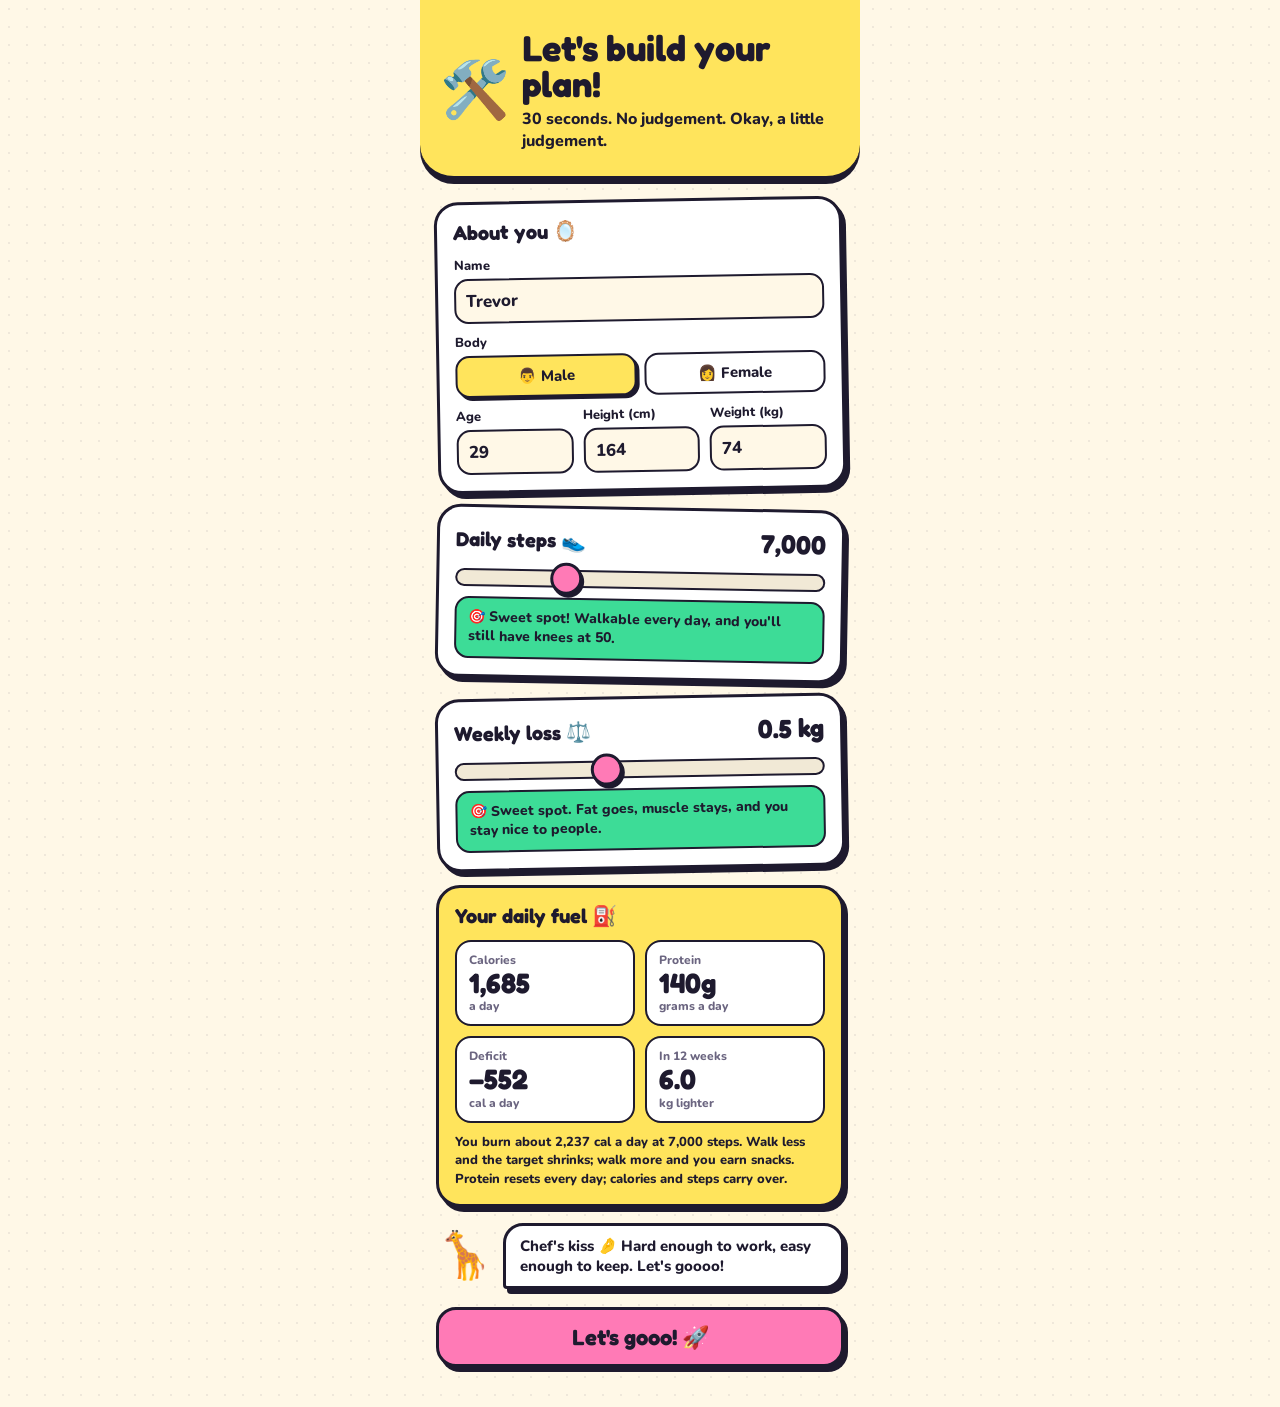
<file: calorie-tracker/index.html>
<!doctype html>
<html lang="en">
<head>
<meta charset="utf-8">
<meta name="viewport" content="width=device-width, initial-scale=1, viewport-fit=cover">
<meta name="theme-color" content="#FFE45C">
<title>Fuel Up</title>
<link rel="preconnect" href="https://fonts.googleapis.com">
<link href="https://fonts.googleapis.com/css2?family=Fredoka:wght@500;600;700&family=Nunito:wght@700;800;900&display=swap" rel="stylesheet">
<link rel="stylesheet" href="styles.css">
</head>
<body>
<main class="app">

  <header class="hero" id="hero">
    <div class="hero-top">
      <span class="chip" id="date">Thu 19 Nov</span>
      <span class="chips"><span class="chip" id="dayChip">Day 1 🔥</span><a class="chip" href="setup.html">✏️ Plan</a></span>
    </div>
    <div class="hero-row">
      <div class="sky" id="sky" aria-hidden="true">☀️</div>
      <div>
        <h1 id="greeting">Yo Trev!</h1>
        <p class="sub" id="subGreeting"></p>
      </div>
    </div>
  </header>

  <section class="debt sticker" id="debt" hidden>
    <span class="debt-emoji">🐌</span>
    <div><b id="debtTitle"></b><span id="debtText"></span></div>
  </section>

  <section class="card gauge-card tilt-l">
    <div class="card-head">
      <h2>Fuel tank</h2>
      <span class="pill" id="calPill"></span>
    </div>
    <div class="gauge-wrap">
      <svg viewBox="0 0 220 130" class="gauge" aria-hidden="true">
        <path d="M22 115 A88 88 0 0 1 198 115" class="gauge-track"/>
        <path d="M22 115 A88 88 0 0 1 198 115" class="gauge-fill" id="calArc"/>
        <g id="needle" class="needle">
          <line x1="110" y1="115" x2="110" y2="46"/>
        </g>
        <circle cx="110" cy="115" r="17" class="hub"/>
        <text x="110" y="122" class="hub-face" id="hubFace" text-anchor="middle">😋</text>
      </svg>
      <div class="big" id="calLeftBig">610</div>
      <div class="big-label" id="calLeftLabel">cal left</div>
      <div class="eaten"><span id="calEaten"></span> eaten of <span id="calTarget"></span></div>
    </div>
  </section>

  <section class="card action tilt-r" id="actionCard">
    <div class="action-emoji" id="actionEmoji">🍗</div>
    <div class="action-body">
      <h2 id="actionTitle"></h2>
      <p id="actionText"></p>
    </div>
  </section>

  <section class="duo">
    <div class="card mini">
      <div class="mini-top"><span class="mini-icon">🥩</span><h2>Protein</h2></div>
      <div class="mini-num"><span id="protEaten">0</span><small>/<span id="protTarget">140</span>g</small></div>
      <div class="bar zoned" id="protTrack"><div class="bar-fill" id="protBar"></div><span class="tick" id="tickLow"></span><span class="tick" id="tickGood"></span></div>
      <div class="zone-tag" id="protZone"></div>
      <div class="mini-foot" id="protFoot"></div>
    </div>
    <div class="card mini tappable" id="stepsCard" role="button" tabindex="0" aria-label="Update steps">
      <span class="edit-dot">✏️</span>
      <div class="mini-top"><span class="mini-icon">👟</span><h2>Steps</h2></div>
      <div class="mini-num"><span id="steps">0</span></div>
      <div class="bar"><div class="bar-fill steps-fill" id="stepBar"></div></div>
      <div class="mini-foot" id="stepFoot"></div>
    </div>
  </section>

  <section class="coach">
    <div class="coach-face" aria-hidden="true">🦒</div>
    <div class="bubble"><p id="coach"></p></div>
  </section>

  <section class="card">
    <div class="card-head">
      <h2>Today's grub</h2>
      <span class="pill soft" id="mealCount"></span>
    </div>
    <ul class="meals" id="meals"></ul>
  </section>

  <p class="footer-note" id="footNote">Saved on this phone · resets at midnight</p>
</main>

<nav class="tabbar" aria-label="Main">
  <button class="tab active" type="button"><span>🏠</span>Today</button>
  <button class="tab add" id="addBtn" type="button" aria-label="Log a meal"><span>＋</span></button>
  <button class="tab" id="winsBtn" type="button"><span>🏆</span>Wins</button>
</nav>

<div class="scrim" id="scrim" hidden></div>

<section class="sheet" id="mealSheet" hidden aria-label="Log a meal">
  <div class="sheet-grab"></div>
  <h2>What are you having? 😋</h2>
  <form id="mealForm" autocomplete="off">
    <div class="photo-row">
      <label class="photo-btn" for="fPhoto">
        <span class="photo-preview" id="photoPreview">📸</span>
        <span><b>Snap or upload</b><small id="photoHint">Add a photo of your plate</small></span>
      </label>
      <input id="fPhoto" type="file" accept="image/*" capture="environment" hidden>
      <button type="button" class="photo-clear" id="photoClear" hidden aria-label="Remove photo">✕</button>
    </div>
    <label class="field wide">Pick a food
      <select id="fPick">
        <option value="">Choose from the list…</option>
      </select>
    </label>
    <div class="or">or type it in</div>
    <div class="form-grid">
      <label class="field wide">Food<input id="fName" required placeholder="e.g. 2 chapati, ndengu & avocado"></label>
      <div class="ai-box wide" id="aiBox" hidden>
        <p class="ai-note" id="aiNote" hidden></p>
      </div>
      <label class="field">Calories<input id="fCal" type="number" inputmode="numeric" min="0" required placeholder="450"></label>
      <label class="field">Protein (g)<input id="fProt" type="number" inputmode="numeric" min="0" required placeholder="25"></label>
      <label class="field">Time<input id="fTime" type="time"></label>
    </div>
    <div class="oil" id="oilBox">
      <div class="oil-q">Be honest… how much oil went in? 👀</div>
      <div class="oil-opts" id="oilOpts">
        <button type="button" data-tbsp="0" class="on">No oil 😇</button>
        <button type="button" data-tbsp="0.1">Spray 💨</button>
        <button type="button" data-tbsp="0.5">½ tbsp</button>
        <button type="button" data-tbsp="1">1 tbsp</button>
        <button type="button" data-tbsp="2">2 tbsp</button>
        <button type="button" data-tbsp="3">Swimming 🏊</button>
      </div>
      <div class="oil-add" id="oilAdd"></div>
      <div class="oil-total" id="oilTotal"></div>
    </div>
    <label class="fav-toggle"><input id="fFav" type="checkbox"> <span>⭐ Save to my favourites</span></label>
    <button class="go-btn" type="submit" id="gobbleBtn">Gobble it! 🍴</button>
  </form>
</section>

<section class="sheet" id="stepSheet" hidden aria-label="Update steps">
  <div class="sheet-grab"></div>
  <h2>How many steps so far? 👟</h2>
  <p class="sheet-sub">Check your phone or watch and pop in today's total.</p>
  <form id="stepForm">
    <input class="big-input" id="sTotal" type="number" inputmode="numeric" min="0" step="1" required>
    <div class="picks">
      <button type="button" class="pick" data-add="500">+500</button>
      <button type="button" class="pick" data-add="1000">+1,000</button>
      <button type="button" class="pick" data-add="2500">+2,500</button>
    </div>
    <button class="go-btn" type="submit">Save my steps 🦶</button>
  </form>
</section>

<div class="toast" id="toast" role="status" aria-live="polite"></div>

<script src="app.js"></script>
</body>
</html>
</file>
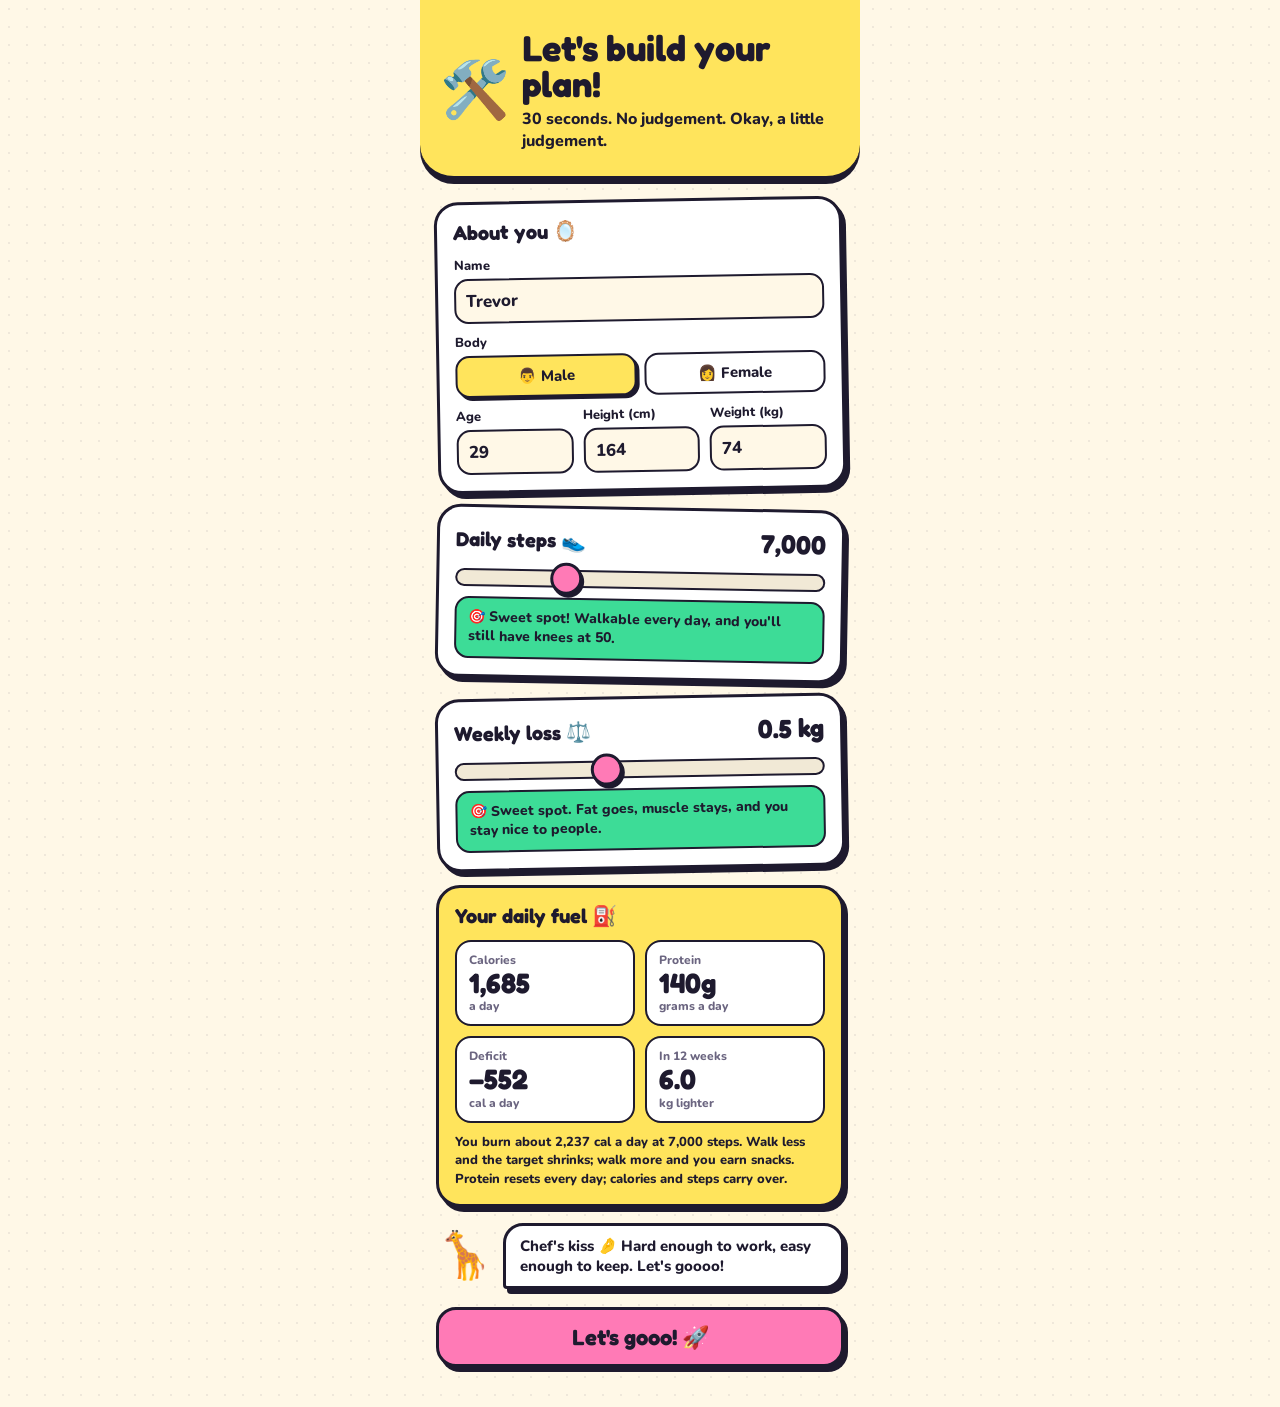
<file: calorie-tracker/setup.html>
<!doctype html>
<html lang="en">
<head>
<meta charset="utf-8">
<meta name="viewport" content="width=device-width, initial-scale=1, viewport-fit=cover">
<meta name="theme-color" content="#FFE45C">
<title>Fuel Up · Your Plan</title>
<link rel="preconnect" href="https://fonts.googleapis.com">
<link href="https://fonts.googleapis.com/css2?family=Fredoka:wght@500;600;700&family=Nunito:wght@700;800;900&display=swap" rel="stylesheet">
<link rel="stylesheet" href="styles.css">
</head>
<body>
<main class="app setup">

  <header class="hero morning">
    <div class="hero-row">
      <div class="sky" aria-hidden="true">🛠️</div>
      <div>
        <h1>Let's build your plan!</h1>
        <p class="sub">30 seconds. No judgement. Okay, a little judgement.</p>
      </div>
    </div>
  </header>

  <section class="card tilt-l">
    <h2>About you 🪞</h2>
    <div class="form-grid">
      <label class="field wide">Name<input id="name" value="Trevor" autocomplete="given-name"></label>
      <div class="field wide">Body
        <div class="toggle" id="sex">
          <button type="button" data-v="m" class="on">👨 Male</button>
          <button type="button" data-v="f">👩 Female</button>
        </div>
      </div>
      <label class="field">Age<input id="age" type="number" inputmode="numeric" value="29"></label>
      <label class="field">Height (cm)<input id="height" type="number" inputmode="numeric" value="164"></label>
      <label class="field">Weight (kg)<input id="weight" type="number" inputmode="decimal" value="74"></label>
    </div>
  </section>

  <section class="card goal tilt-r">
    <div class="card-head"><h2>Daily steps 👟</h2><span class="goal-num" id="stepsOut"></span></div>
    <input type="range" id="steps" min="2000" max="20000" step="500" value="7000" aria-label="Daily step goal">
    <div class="verdict" id="stepsVerdict"></div>
  </section>

  <section class="card goal tilt-l">
    <div class="card-head"><h2>Weekly loss ⚖️</h2><span class="goal-num" id="lossOut"></span></div>
    <input type="range" id="loss" min="0" max="1.25" step="0.05" value="0.5" aria-label="Weekly weight loss goal in kg">
    <div class="verdict" id="lossVerdict"></div>
  </section>

  <section class="card result">
    <h2>Your daily fuel ⛽</h2>
    <div class="result-grid">
      <div class="result-tile"><span class="lbl">Calories</span><span class="val" id="calOut"></span><span class="unit">a day</span></div>
      <div class="result-tile"><span class="lbl">Protein</span><span class="val" id="protOut"></span><span class="unit">grams a day</span></div>
      <div class="result-tile"><span class="lbl">Deficit</span><span class="val" id="defOut"></span><span class="unit">cal a day</span></div>
      <div class="result-tile"><span class="lbl">In 12 weeks</span><span class="val" id="weeksOut"></span><span class="unit">kg lighter</span></div>
    </div>
    <p class="fine" id="mathOut"></p>
  </section>

  <section class="coach">
    <div class="coach-face" aria-hidden="true">🦒</div>
    <div class="bubble"><p id="coach"></p></div>
  </section>

  <button class="go-btn" id="go" type="button">Let's gooo! 🚀</button>
</main>

<script src="setup.js"></script>
</body>
</html>
</file>
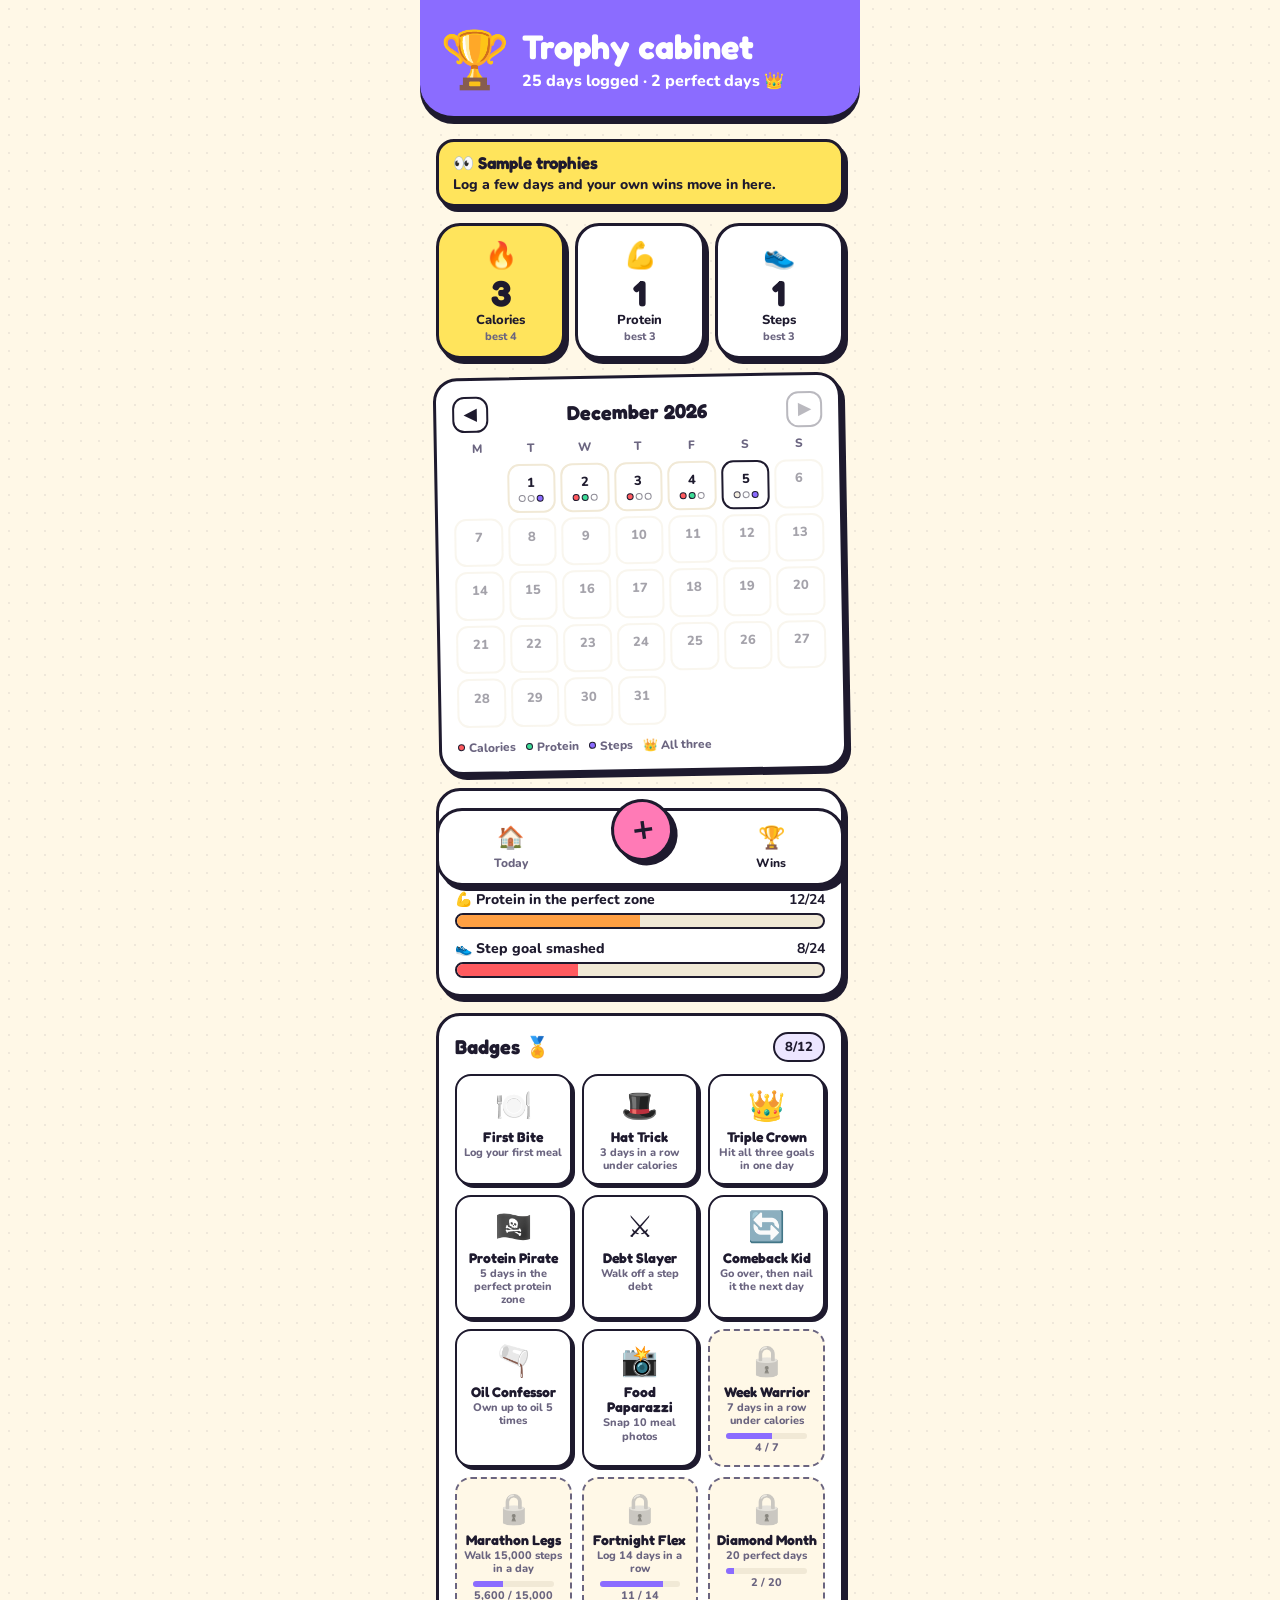
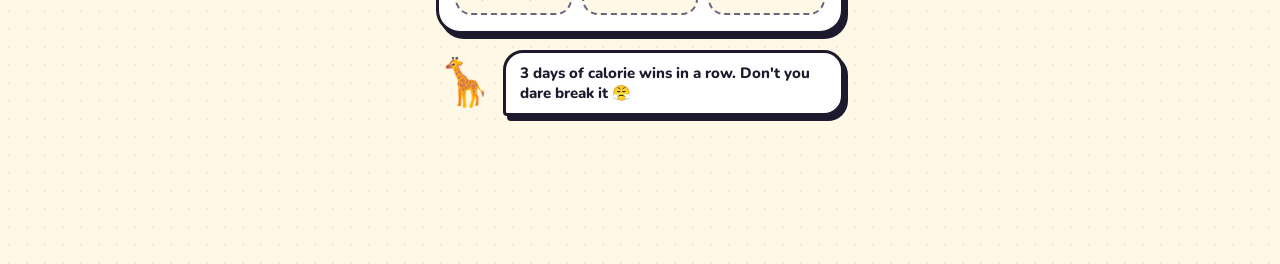
<file: calorie-tracker/wins.html>
<!doctype html>
<html lang="en">
<head>
<meta charset="utf-8">
<meta name="viewport" content="width=device-width, initial-scale=1, viewport-fit=cover">
<meta name="theme-color" content="#8B6CFF">
<title>Fuel Up · Trophy Cabinet</title>
<link rel="preconnect" href="https://fonts.googleapis.com">
<link href="https://fonts.googleapis.com/css2?family=Fredoka:wght@500;600;700&family=Nunito:wght@700;800;900&display=swap" rel="stylesheet">
<link rel="stylesheet" href="styles.css?v=10">
</head>
<body>
<main class="app wins">

  <header class="hero night trophy-hero">
    <div class="hero-row">
      <div class="sky" aria-hidden="true">🏆</div>
      <div>
        <h1>Trophy cabinet</h1>
        <p class="sub" id="winsSub"></p>
      </div>
    </div>
  </header>

  <section class="sample-note sticker" id="sampleNote" hidden>
    <b>👀 Sample trophies</b>
    <span>Log a few days and your own wins move in here.</span>
  </section>

  <section class="streaks" aria-label="Streaks">
    <div class="card streak" id="stCal"><span class="st-icon">🔥</span><span class="st-num"></span><span class="st-lbl">Calories</span><span class="st-best"></span></div>
    <div class="card streak" id="stProt"><span class="st-icon">💪</span><span class="st-num"></span><span class="st-lbl">Protein</span><span class="st-best"></span></div>
    <div class="card streak" id="stStep"><span class="st-icon">👟</span><span class="st-num"></span><span class="st-lbl">Steps</span><span class="st-best"></span></div>
  </section>

  <section class="card tilt-l">
    <div class="card-head">
      <button class="cal-nav" id="prevMonth" type="button" aria-label="Previous month">◀</button>
      <h2 id="monthName"></h2>
      <button class="cal-nav" id="nextMonth" type="button" aria-label="Next month">▶</button>
    </div>
    <div class="cal-grid cal-dow"><span>M</span><span>T</span><span>W</span><span>T</span><span>F</span><span>S</span><span>S</span></div>
    <div class="cal-grid" id="calGrid"></div>
    <div class="cal-legend">
      <span><i class="dot cal"></i>Calories</span><span><i class="dot prot"></i>Protein</span><span><i class="dot step"></i>Steps</span><span>👑 All three</span>
    </div>
  </section>

  <section class="card">
    <h2>Hit rate 🎯</h2>
    <div class="rates" id="rates"></div>
  </section>

  <section class="card">
    <div class="card-head"><h2>Badges 🏅</h2><span class="pill soft" id="badgeCount"></span></div>
    <div class="badges" id="badges"></div>
  </section>

  <section class="coach">
    <div class="coach-face" aria-hidden="true">🦒</div>
    <div class="bubble"><p id="coach"></p></div>
  </section>
</main>

<nav class="tabbar" aria-label="Main">
  <a class="tab" href="index.html"><span>🏠</span>Today</a>
  <a class="tab add" href="index.html#log" aria-label="Log a meal"><span>＋</span></a>
  <a class="tab active" href="wins.html"><span>🏆</span>Wins</a>
</nav>

<script src="wins.js?v=10"></script>
</body>
</html>
</file>
<file: calorie-tracker/styles.css>
:root {
  --bg: #FFF8E7;
  --card: #FFFFFF;
  --ink: #1E1A2E;
  --muted: #6B6580;
  --line: #F1E9D6;
  --lemon: #FFE45C;
  --pink: #FF7AB6;
  --mint: #3DDC97;
  --red: #FF5A5F;
  --red-soft: #FFE0E1;
  --sky: #6EC8FF;
  --violet: #8B6CFF;
  --violet-soft: #ECE6FF;
  --orange: #FF9F43;
  --border: 3px solid var(--ink);
  --pop: 4px 5px 0 var(--ink);
}

* { box-sizing: border-box; }
html, body { margin: 0; }

body {
  background: var(--bg);
  background-image: radial-gradient(rgba(30,26,46,.07) 1.5px, transparent 1.5px);
  background-size: 18px 18px;
  color: var(--ink);
  font-family: "Nunito", system-ui, sans-serif;
  font-weight: 800;
  -webkit-font-smoothing: antialiased;
}

h1, h2, .big, .mini-num { font-family: "Fredoka", "Nunito", sans-serif; }

.app { max-width: 440px; margin: 0 auto; padding: 0 16px 130px; }

/* Hero */
.hero {
  margin: 0 -16px 20px;
  padding: calc(16px + env(safe-area-inset-top)) 20px 24px;
  background: var(--lemon);
  border-bottom: var(--border);
  border-radius: 0 0 34px 34px;
  box-shadow: 0 5px 0 var(--ink);
}
.hero.morning { background: var(--lemon); }
.hero.afternoon { background: var(--orange); }
.hero.evening { background: var(--pink); }
.hero.night { background: var(--violet); color: #fff; }
.hero.night .chip { color: var(--ink); }

.hero-top { display: flex; justify-content: space-between; }
.chip { background: #fff; border: 2.5px solid var(--ink); padding: 3px 10px; border-radius: 999px; font-size: 13px; }
.hero-row { display: flex; gap: 12px; align-items: center; margin-top: 14px; }
.sky { font-size: 56px; line-height: 1; animation: wiggle 2.4s ease-in-out infinite; }
.hero h1 { margin: 0; font-size: 36px; line-height: 1; font-weight: 700; }
.hero .sub { margin: 6px 0 0; font-size: 16px; }

@keyframes wiggle { 0%,100% { transform: rotate(-8deg) scale(1); } 50% { transform: rotate(8deg) scale(1.08); } }
@keyframes boing { 0% { transform: scale(.6) rotate(-6deg); } 60% { transform: scale(1.08) rotate(2deg); } 100% { transform: scale(1) rotate(var(--rot, 0deg)); } }

/* Cards */
.card {
  background: var(--card);
  border: var(--border);
  border-radius: 24px;
  padding: 16px;
  margin-bottom: 16px;
  box-shadow: var(--pop);
  animation: boing .6s cubic-bezier(.3,1.6,.5,1) both;
}
.tilt-l { --rot: -1deg; }
.tilt-r { --rot: 1deg; }
.card-head { display: flex; justify-content: space-between; align-items: center; }
.card h2 { margin: 0; font-size: 20px; font-weight: 700; }
.pill { font-size: 13px; padding: 4px 10px; border-radius: 999px; border: 2.5px solid var(--ink); background: var(--mint); }
.pill.over { background: var(--red); color: #fff; }
.pill.soft { background: var(--violet-soft); }

/* Debt sticker */
.debt {
  display: flex; gap: 10px; align-items: center;
  background: var(--sky); border: var(--border); border-radius: 20px;
  padding: 10px 14px; margin-bottom: 16px; box-shadow: var(--pop);
  --rot: -1.5deg;
  animation: boing .6s cubic-bezier(.3,1.6,.5,1) both;
}
.debt[hidden] { display: none; }
.debt-emoji { font-size: 34px; }
.debt b { display: block; font-family: "Fredoka", sans-serif; font-size: 18px; }
.debt div span { font-size: 14px; }

/* Gauge */
.gauge-wrap { text-align: center; }
.gauge { width: 100%; max-width: 280px; display: block; margin: 4px auto 0; overflow: visible; }
.gauge-track { fill: none; stroke: var(--line); stroke-width: 24; stroke-linecap: round; }
.gauge-fill { fill: none; stroke: var(--mint); stroke-width: 24; stroke-linecap: round; transition: stroke-dashoffset 1.3s cubic-bezier(.3,1.5,.5,1); }
.gauge-fill.over { stroke: var(--red); }
.needle { transform: rotate(-90deg); transform-origin: 110px 115px; transition: transform 1.3s cubic-bezier(.3,1.7,.5,1); }
.needle line { stroke: var(--ink); stroke-width: 6; stroke-linecap: round; }
.hub { fill: var(--lemon); stroke: var(--ink); stroke-width: 3; }
.hub-face { font-size: 20px; }
.big { font-size: 56px; font-weight: 700; line-height: .95; margin-top: 6px; color: var(--mint); -webkit-text-stroke: 2px var(--ink); paint-order: stroke fill; }
.big.over { color: var(--red); }
.big-label { font-family: "Fredoka", sans-serif; font-size: 20px; font-weight: 600; }
.eaten { margin-top: 6px; font-size: 13px; color: var(--muted); }

/* Action card */
.action { display: flex; gap: 12px; align-items: center; background: var(--lemon); }
.action.over { background: var(--red-soft); }
.action-emoji { font-size: 40px; flex-shrink: 0; animation: wiggle 3s ease-in-out infinite; }
.action h2 { font-size: 19px; }
.action p { margin: 2px 0 0; font-size: 14px; }

/* Duo */
.duo { display: grid; grid-template-columns: 1fr 1fr; gap: 12px; }
.mini { padding: 14px; }
.mini-top { display: flex; gap: 6px; align-items: center; }
.mini-icon { font-size: 22px; }
.mini h2 { font-size: 17px; }
.mini-num { font-size: 30px; font-weight: 700; line-height: 1.1; margin-top: 4px; }
.mini-num small { font-size: 15px; color: var(--muted); }
.bar { height: 16px; background: var(--line); border: 2.5px solid var(--ink); border-radius: 999px; overflow: hidden; margin: 8px 0 6px; }
.bar-fill { height: 100%; width: 0; background: var(--red); transition: width 1.3s cubic-bezier(.3,1.4,.5,1); }
.bar-fill.met { background: var(--mint); }
.steps-fill { background: var(--violet); }
.mini-foot { font-size: 13px; }

/* Coach */
.coach { display: flex; gap: 10px; align-items: center; margin: 2px 0 18px; }
.coach-face { font-size: 46px; line-height: 1; flex-shrink: 0; animation: wiggle 3.2s ease-in-out infinite; }
.bubble { background: #fff; border: var(--border); border-radius: 20px 20px 20px 4px; padding: 10px 14px; box-shadow: var(--pop); }
.bubble p { margin: 0; font-size: 15px; line-height: 1.35; }

/* Meals */
.meals { list-style: none; margin: 10px 0 0; padding: 0; }
.meals li { display: flex; align-items: center; gap: 12px; padding: 9px 0; border-top: 2px dashed var(--line); }
.meals li:first-child { border-top: 0; }
.meal-emoji { width: 44px; height: 44px; border-radius: 14px; border: 2.5px solid var(--ink); background: var(--bg); display: grid; place-items: center; font-size: 22px; flex-shrink: 0; }
.meal-info { flex: 1; min-width: 0; }
.meal-name { font-size: 15px; }
.meal-meta { font-size: 12px; color: var(--muted); }
.meal-cal { font-family: "Fredoka", sans-serif; font-weight: 700; font-size: 19px; }

.footer-note { text-align: center; font-size: 12px; color: var(--muted); }

/* Tab bar */
.tabbar {
  position: fixed; left: 50%; transform: translateX(-50%);
  bottom: calc(14px + env(safe-area-inset-bottom));
  width: min(408px, calc(100% - 32px));
  background: #fff; border: var(--border); border-radius: 26px;
  display: flex; justify-content: space-around; align-items: center;
  padding: 6px; box-shadow: var(--pop);
}
.tab { background: none; border: 0; color: var(--muted); font: 800 12px "Nunito", sans-serif; display: flex; flex-direction: column; align-items: center; gap: 2px; padding: 6px 14px; }
.tab span { font-size: 22px; }
.tab.active { color: var(--ink); }
.tab.add { background: var(--pink); border: var(--border); color: var(--ink); width: 62px; height: 62px; border-radius: 50%; margin-top: -34px; box-shadow: var(--pop); transform: rotate(-8deg); }
.tab.add span { font-size: 32px; }

@media (prefers-reduced-motion: reduce) {
  * { animation: none !important; transition: none !important; }
  .card, .debt { transform: rotate(var(--rot, 0deg)); }
}

/* Hero chips + links */
.chips { display: flex; gap: 6px; }
a.chip { color: var(--ink); text-decoration: none; }

/* Setup screen */
.setup { padding-bottom: 40px; }
.form-grid { display: grid; grid-template-columns: repeat(3, 1fr); gap: 10px; margin-top: 12px; }
.field { display: flex; flex-direction: column; gap: 4px; font-size: 13px; }
.field.wide { grid-column: 1 / -1; }
.field small { color: var(--muted); }
.field input { font: 800 17px "Nunito", sans-serif; color: var(--ink); background: var(--bg); border: 2.5px solid var(--ink); border-radius: 14px; padding: 9px 10px; width: 100%; min-width: 0; }
.toggle { display: grid; grid-template-columns: 1fr 1fr; gap: 8px; }
.toggle button { font: 800 15px "Nunito", sans-serif; color: var(--ink); background: #fff; border: 2.5px solid var(--ink); border-radius: 14px; padding: 9px; }
.toggle button.on { background: var(--lemon); box-shadow: 3px 3px 0 var(--ink); }
.goal-num { font-family: "Fredoka", sans-serif; font-size: 26px; font-weight: 700; }
input[type=range] { -webkit-appearance: none; appearance: none; width: 100%; height: 18px; margin: 14px 0 10px; background: var(--line); border: 2.5px solid var(--ink); border-radius: 999px; }
input[type=range]::-webkit-slider-thumb { -webkit-appearance: none; width: 32px; height: 32px; border-radius: 50%; background: var(--pink); border: 3px solid var(--ink); box-shadow: 2px 3px 0 var(--ink); }
input[type=range]::-moz-range-thumb { width: 28px; height: 28px; border-radius: 50%; background: var(--pink); border: 3px solid var(--ink); }
.verdict { font-size: 14px; line-height: 1.35; padding: 10px 12px; border-radius: 14px; border: 2.5px solid var(--ink); }
.verdict.easy { background: var(--sky); }
.verdict.good { background: var(--mint); }
.verdict.hard { background: var(--red); color: #fff; }
.result { background: var(--lemon); }
.result-grid { display: grid; grid-template-columns: 1fr 1fr; gap: 10px; margin-top: 12px; }
.result-tile { background: #fff; border: 2.5px solid var(--ink); border-radius: 16px; padding: 10px 12px; display: flex; flex-direction: column; }
.result-tile .lbl { font-size: 12px; color: var(--muted); }
.result-tile .val { font-family: "Fredoka", sans-serif; font-size: 28px; font-weight: 700; line-height: 1.1; }
.result-tile .unit { font-size: 12px; color: var(--muted); }
.fine { font-size: 13px; margin: 10px 0 0; line-height: 1.4; }
.go-btn { display: block; width: 100%; font: 700 22px "Fredoka", sans-serif; color: var(--ink); background: var(--pink); border: var(--border); border-radius: 20px; padding: 14px; box-shadow: var(--pop); cursor: pointer; }
.go-btn:active { transform: translate(3px, 4px); box-shadow: 1px 1px 0 var(--ink); }

/* Tappable steps card */
.tappable { position: relative; cursor: pointer; }
.edit-dot { position: absolute; top: 10px; right: 10px; font-size: 14px; background: var(--lemon); border: 2px solid var(--ink); border-radius: 999px; width: 28px; height: 28px; display: grid; place-items: center; }

/* Meal row delete */
.meal-del { border: 0; background: none; font-size: 16px; padding: 6px; cursor: pointer; opacity: .55; }
.meal-del:hover { opacity: 1; }
.empty { text-align: center; padding: 14px 0 4px; color: var(--muted); font-size: 14px; }
.empty b { display: block; font-size: 34px; }

/* Bottom sheets */
.scrim { position: fixed; inset: 0; background: rgba(30,26,46,.45); z-index: 20; }
.scrim[hidden], .sheet[hidden] { display: none; }
.sheet {
  position: fixed; left: 50%; bottom: 0; transform: translateX(-50%);
  width: min(440px, 100%); max-height: 88vh; overflow-y: auto;
  background: var(--bg); border: var(--border); border-bottom: 0; border-radius: 28px 28px 0 0;
  padding: 10px 16px calc(20px + env(safe-area-inset-bottom)); z-index: 30;
  animation: slideUp .35s cubic-bezier(.3,1.4,.5,1);
}
@keyframes slideUp { from { transform: translate(-50%, 100%); } to { transform: translate(-50%, 0); } }
.sheet-grab { width: 48px; height: 6px; border-radius: 999px; background: var(--ink); opacity: .25; margin: 0 auto 10px; }
.sheet h2 { margin: 0; font-size: 24px; }
.sheet-sub { margin: 2px 0 10px; font-size: 14px; color: var(--muted); }
.picks { display: flex; flex-wrap: wrap; gap: 8px; margin: 8px 0 12px; }
.pick { font: 800 13px "Nunito", sans-serif; color: var(--ink); background: #fff; border: 2.5px solid var(--ink); border-radius: 999px; padding: 6px 10px; box-shadow: 2px 2px 0 var(--ink); cursor: pointer; }
.pick:active { transform: translate(2px, 2px); box-shadow: none; }
.emoji-row { display: flex; flex-wrap: wrap; gap: 6px; margin: 12px 0 14px; }
.emoji-row button { font-size: 22px; width: 42px; height: 42px; border-radius: 12px; border: 2.5px solid var(--ink); background: #fff; cursor: pointer; }
.emoji-row button.on { background: var(--lemon); box-shadow: 2px 2px 0 var(--ink); }
.big-input { width: 100%; font: 700 44px "Fredoka", sans-serif; text-align: center; color: var(--ink); background: #fff; border: var(--border); border-radius: 20px; padding: 8px; margin: 6px 0 4px; }

/* Toast */
.toast {
  position: fixed; left: 50%; top: calc(16px + env(safe-area-inset-top)); transform: translate(-50%, -160%);
  background: var(--ink); color: #fff; font-size: 15px; padding: 10px 16px; border-radius: 999px;
  border: 3px solid var(--ink); box-shadow: 3px 4px 0 var(--pink); z-index: 40; white-space: nowrap;
  transition: transform .4s cubic-bezier(.3,1.6,.5,1);
}
.toast.show { transform: translate(-50%, 0); }

/* Meal sheet v2 */
.sheet h2 { margin-bottom: 12px; }
.photo-row { position: relative; margin-bottom: 12px; }
.photo-btn { display: flex; align-items: center; gap: 12px; background: var(--sky); border: var(--border); border-radius: 18px; padding: 10px 12px; box-shadow: 3px 3px 0 var(--ink); cursor: pointer; }
.photo-btn b { display: block; font-family: "Fredoka", sans-serif; font-size: 18px; }
.photo-btn small { font-size: 13px; }
.photo-preview { width: 56px; height: 56px; border-radius: 14px; border: 2.5px solid var(--ink); background: #fff center / cover no-repeat; display: grid; place-items: center; font-size: 28px; flex-shrink: 0; }
.photo-clear { position: absolute; top: -8px; right: -6px; width: 30px; height: 30px; border-radius: 50%; border: 2.5px solid var(--ink); background: #fff; font: 800 14px "Nunito", sans-serif; cursor: pointer; }
.field select { font: 800 16px "Nunito", sans-serif; color: var(--ink); background: #fff; border: 2.5px solid var(--ink); border-radius: 14px; padding: 10px; width: 100%; }
.or { text-align: center; font-size: 12px; color: var(--muted); margin: 10px 0 0; text-transform: uppercase; letter-spacing: .08em; }
.fav-toggle { display: flex; align-items: center; gap: 8px; margin: 14px 0; font-size: 15px; cursor: pointer; }
.fav-toggle[hidden] { display: none; }
.fav-toggle input { width: 22px; height: 22px; accent-color: var(--pink); }
.meal-emoji { background-size: cover; background-position: center; }
.action[hidden] { display: none; }

/* Claude estimates */
.ai-box { display: flex; flex-direction: column; gap: 8px; }
.ai-box[hidden] { display: none; }
.ai-btn { font: 700 17px "Fredoka", sans-serif; color: var(--ink); background: var(--violet-soft); border: 2.5px dashed var(--violet); border-radius: 14px; padding: 10px; cursor: pointer; }
.ai-btn:disabled { opacity: .7; cursor: wait; }
.ai-note { margin: 0; font-size: 14px; line-height: 1.35; background: #fff; border: 2.5px solid var(--ink); border-radius: 14px; padding: 8px 10px; }
.ai-note.ok { background: var(--mint); }
.ai-note.warn { background: var(--lemon); }
.form-grid .wide { grid-column: 1 / -1; }

/* Oil check */
.oil { margin-top: 14px; background: var(--lemon); border: 2.5px solid var(--ink); border-radius: 16px; padding: 10px 12px; }
.oil-q { font-family: "Fredoka", sans-serif; font-size: 17px; font-weight: 600; }
.oil-opts { display: flex; flex-wrap: wrap; gap: 6px; margin-top: 8px; }
.oil-opts button { font: 800 13px "Nunito", sans-serif; color: var(--ink); background: #fff; border: 2.5px solid var(--ink); border-radius: 999px; padding: 5px 10px; cursor: pointer; }
.oil-opts button.on { background: var(--orange); box-shadow: 2px 2px 0 var(--ink); }
.oil-add { font-size: 13px; margin-top: 6px; min-height: 1em; }
.oil-add:empty { display: none; }
.oil-total { font-family: "Fredoka", sans-serif; font-size: 18px; font-weight: 700; margin-top: 6px; } .oil-total:empty { display: none; }

/* Protein zones inside the bar */
.bar.zoned { position: relative; background: linear-gradient(90deg, var(--red-soft) 0 var(--low, 64%), #FFF1C2 var(--low, 64%) var(--good, 85%), #D6F8E8 var(--good, 85%) 100%); }
.bar.zoned .bar-fill { position: relative; z-index: 1; }
.bar-fill.zone-low { background: var(--red); }
.bar-fill.zone-good { background: var(--orange); }
.bar-fill.zone-perfect { background: var(--mint); }
.bar .tick { position: absolute; top: -1px; bottom: -1px; width: 2px; margin-left: -1px; background: var(--ink); opacity: .35; z-index: 2; }
.zone-tag { font-size: 12px; line-height: 1.3; padding: 4px 8px; border-radius: 10px; border: 2px solid var(--ink); margin-bottom: 6px; }
.zone-tag.low { background: var(--red-soft); }
.zone-tag.good { background: #FFF1C2; }
.zone-tag.perfect { background: #D6F8E8; }

/* Trophy cabinet */
a.tab { text-decoration: none; }
.trophy-hero h1 { font-size: 34px; }
.sample-note { display: flex; flex-direction: column; gap: 2px; background: var(--lemon); border: var(--border); border-radius: 18px; padding: 10px 14px; margin-bottom: 16px; box-shadow: var(--pop); font-size: 14px; }
.sample-note[hidden] { display: none; }
.sample-note b { font-family: "Fredoka", sans-serif; font-size: 17px; }
.streaks { display: grid; grid-template-columns: repeat(3, 1fr); gap: 10px; }
.streak { display: flex; flex-direction: column; align-items: center; padding: 12px 6px; text-align: center; }
.streak.hot { background: var(--lemon); }
.st-icon { font-size: 26px; }
.streak.hot .st-icon { animation: wiggle 1.6s ease-in-out infinite; }
.st-num { font-family: "Fredoka", sans-serif; font-size: 36px; font-weight: 700; line-height: 1; margin-top: 2px; }
.st-lbl { font-size: 13px; }
.st-best { font-size: 11px; color: var(--muted); }
.cal-nav { font: 800 16px "Nunito", sans-serif; width: 36px; height: 36px; border-radius: 12px; border: 2.5px solid var(--ink); background: #fff; color: var(--ink); cursor: pointer; }
.cal-nav:disabled { opacity: .3; cursor: default; }
.cal-grid { display: grid; grid-template-columns: repeat(7, 1fr); gap: 5px; margin-top: 8px; }
.cal-dow span { text-align: center; font-size: 12px; color: var(--muted); }
.cal-day { aspect-ratio: 1; max-width: 100%; border-radius: 12px; border: 2px solid var(--line); display: flex; flex-direction: column; align-items: center; justify-content: center; gap: 3px; font-size: 13px; background: #fff; }
.cal-day.today { border-color: var(--ink); border-width: 2.5px; }
.cal-day.future { opacity: .4; }
.cal-day.crown { background: var(--lemon); border-color: var(--ink); }
.cal-day.crown .cal-num { font-size: 16px; }
.dots { display: flex; gap: 2px; min-height: 7px; }
.dot { display: inline-block; width: 7px; height: 7px; border-radius: 50%; border: 1.5px solid var(--ink); }
.dot.cal { background: var(--red); }
.dot.prot { background: var(--mint); }
.dot.step { background: var(--violet); }
.dot.miss { background: #fff; opacity: .5; }
.dot.pending { background: var(--line); opacity: .8; }
.cal-legend { display: flex; flex-wrap: wrap; gap: 10px; margin-top: 12px; font-size: 12px; color: var(--muted); }
.cal-legend span { display: inline-flex; align-items: center; gap: 4px; }
.rates { display: flex; flex-direction: column; gap: 10px; margin-top: 10px; }
.rate-top { display: flex; justify-content: space-between; font-size: 14px; }
.rate .bar { margin: 4px 0 0; }
.badges { display: grid; grid-template-columns: repeat(auto-fill, minmax(96px, 1fr)); gap: 10px; margin-top: 12px; }
.badge { display: flex; flex-direction: column; align-items: center; text-align: center; gap: 2px; padding: 10px 6px; border-radius: 16px; border: 2.5px dashed var(--muted); background: var(--bg); min-width: 0; }
.badge.got { border: 2.5px solid var(--ink); background: #fff; box-shadow: 3px 3px 0 var(--ink); }
.b-icon { font-size: 30px; }
.badge:not(.got) .b-icon { filter: grayscale(1); opacity: .6; }
.badge b { font-family: "Fredoka", sans-serif; font-size: 14px; line-height: 1.1; }
.badge small { font-size: 11px; color: var(--muted); line-height: 1.2; }
.b-bar { width: 80%; height: 6px; border-radius: 999px; background: var(--line); overflow: hidden; margin-top: 4px; }
.b-bar i { display: block; height: 100%; background: var(--violet); }
.b-prog { font-size: 10px; }
html, body { overflow-x: hidden; }
.action.over.mild { background: #FFF1C2; }
.action.over.maint { background: #FFE0C2; }
.action.over.surplus { background: var(--red-soft); }
</file>
